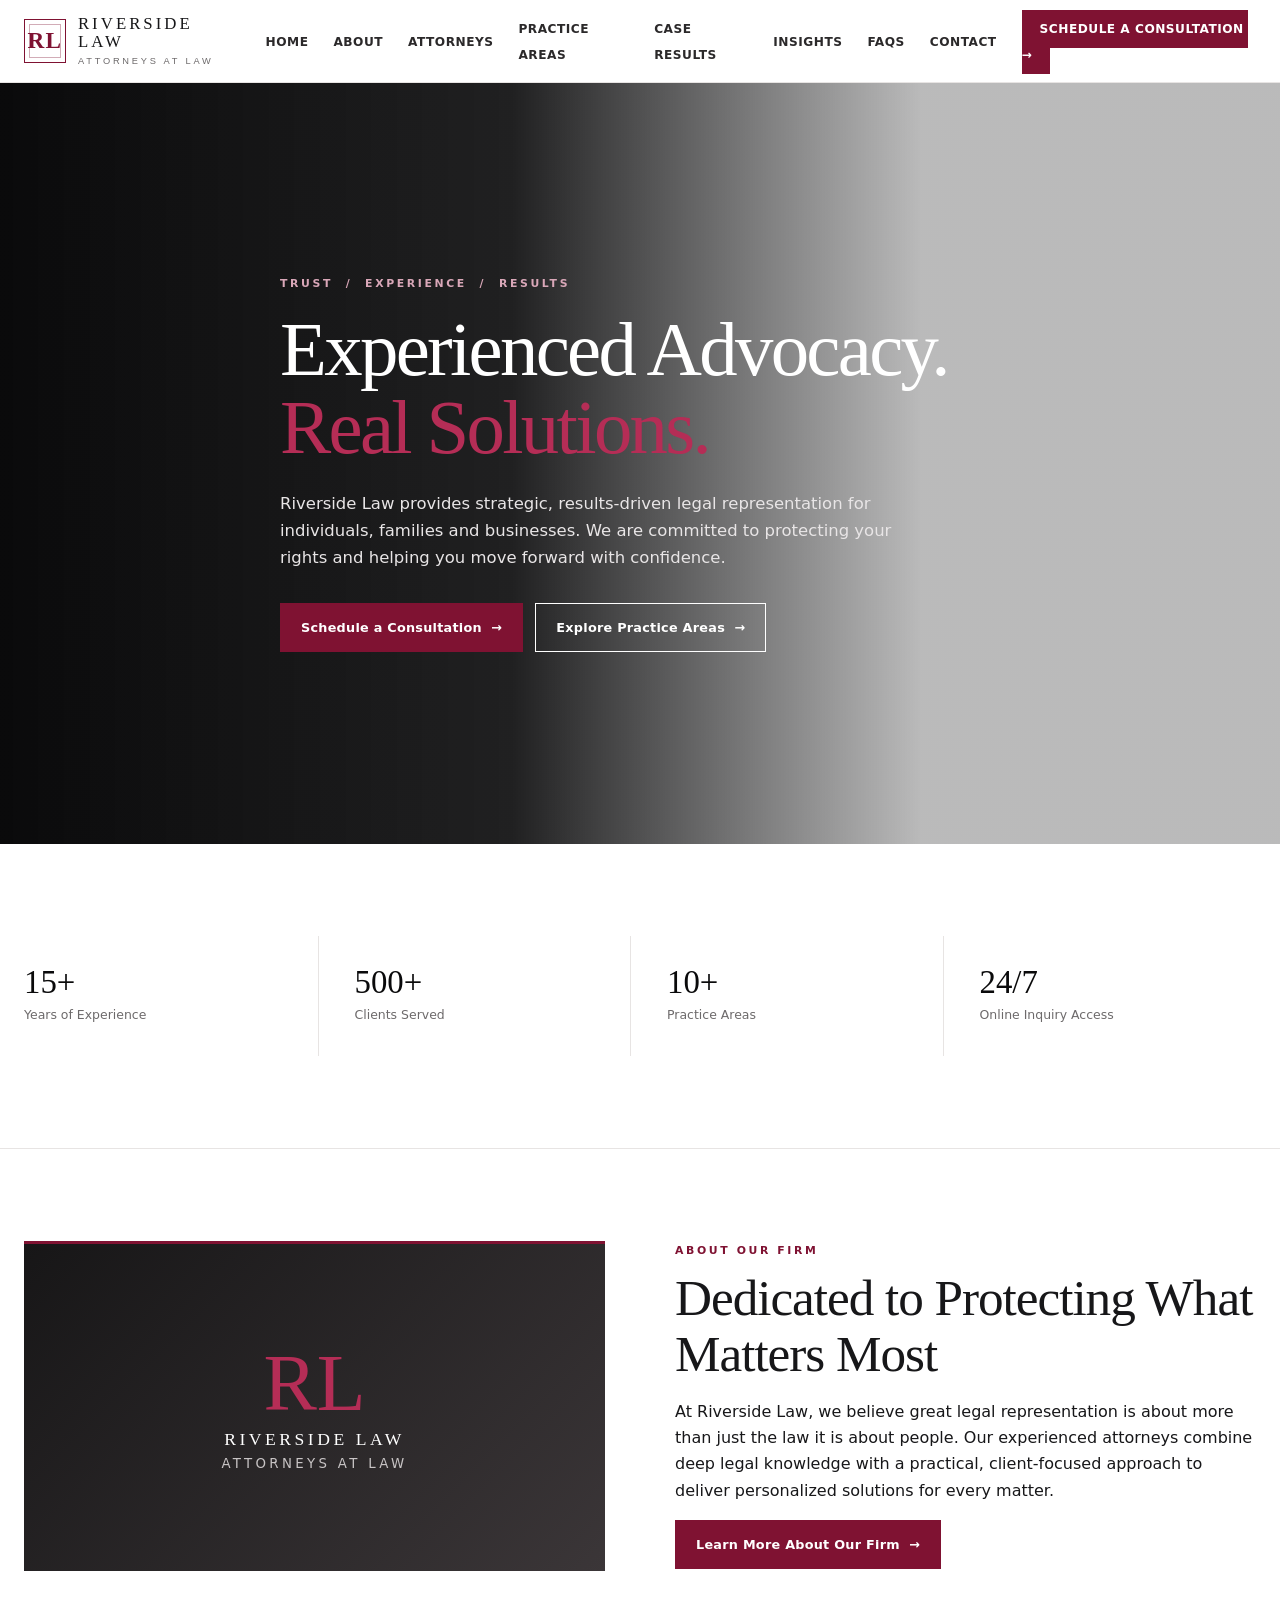
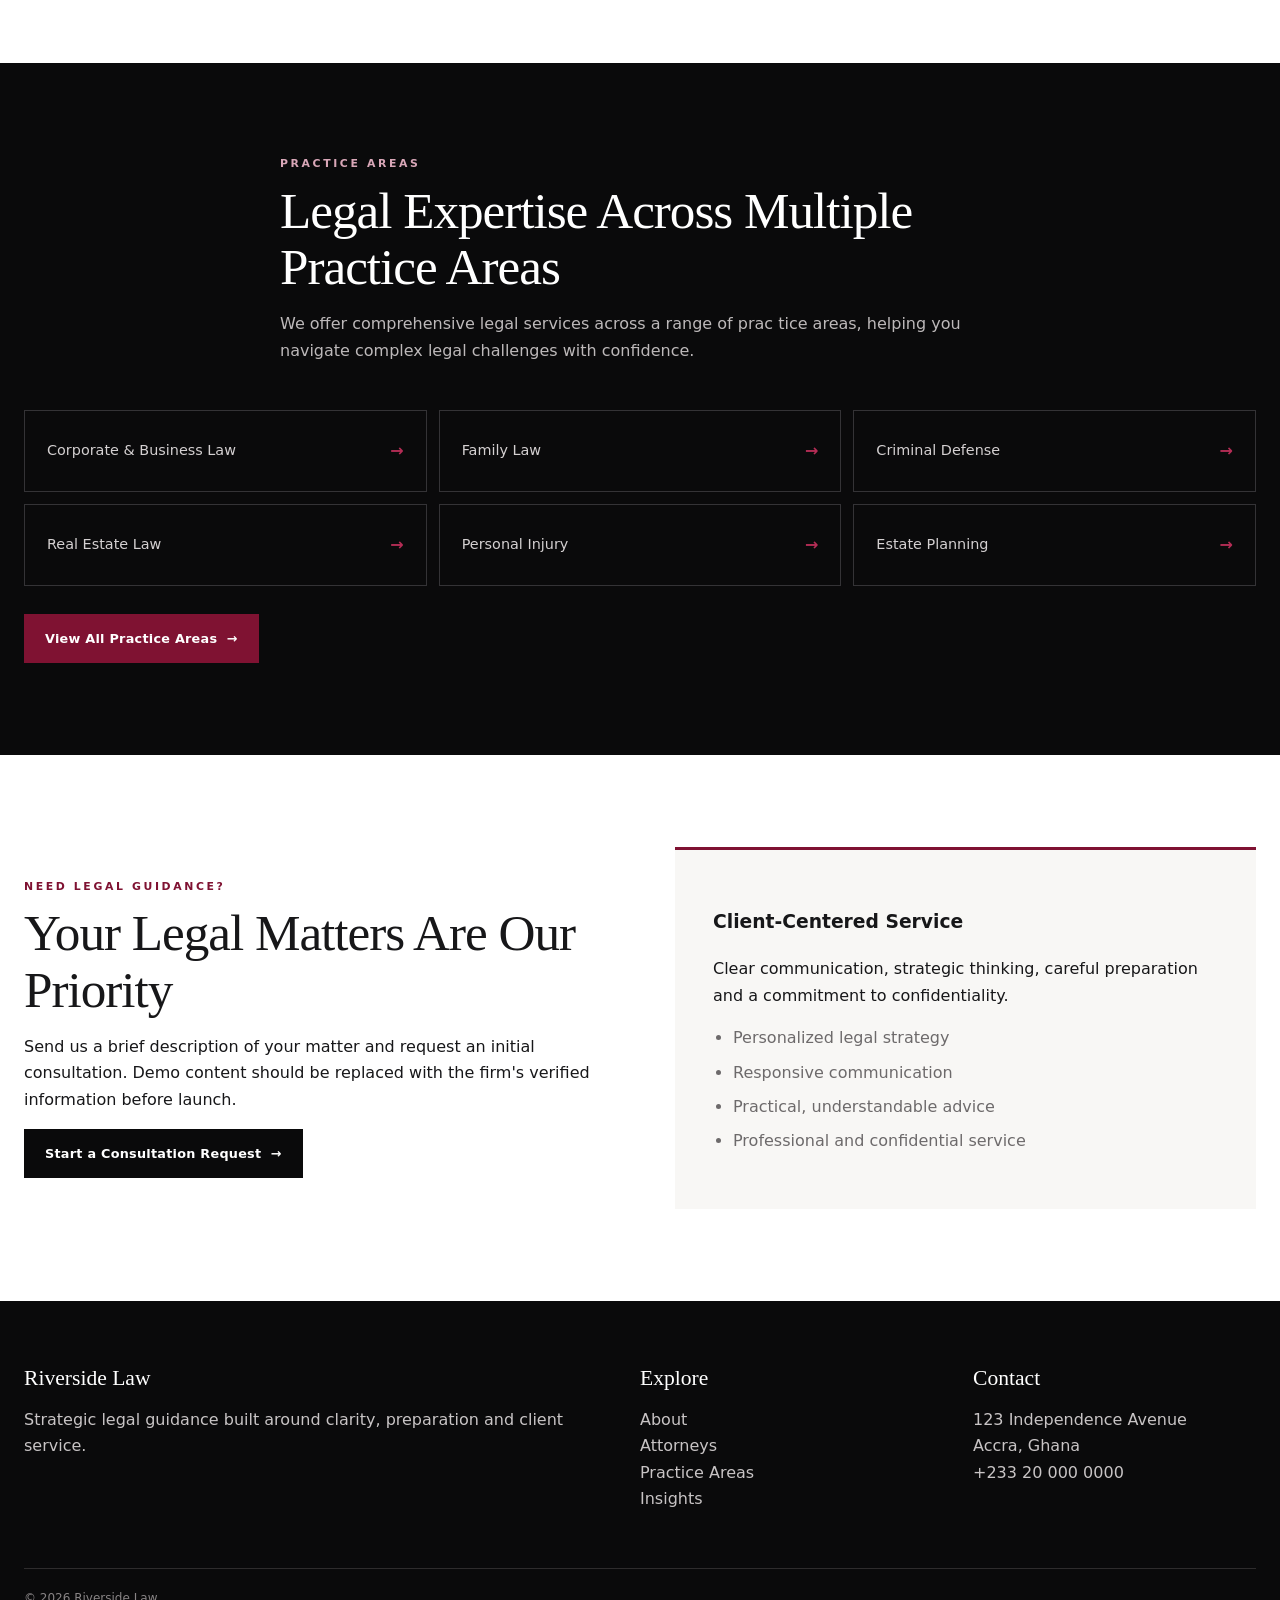
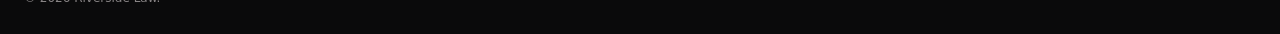
<file: index.html>
<!doctype html>
<html lang="en">
    <head><meta charset="utf-8">
        <meta name="viewport" content="width=device-width,initial-scale=1">
        <title>Experienced Advocacy. Real Solutions. | Riverside Law</title>
        <meta name="description" content="Riverside Law provides strategic legal representation for individuals, families and businesses. Demo website.">
        <link rel="stylesheet" href="style.css">
    </head>
   
    <body>
        <header>
            <div class="container nav">
                <a class="brand" href="index.html">
                    <span class="brand-mark">RL</span>
                    <span class="brand-copy">
                        <span class="brand-name">Riverside Law</span>
                        <span class="brand-sub">Attorneys at Law</span>
                    </span>
                </a>
                
                <button class="menu" aria-label="Menu">☰</button>
                
                <nav>
                    <ul>
                        <li><a href="index.html">Home</a></li>
                        <li><a href="about.html">About</a></li>
                        <li><a href="attorneys.html">Attorneys</a></li>
                        <li><a href="practice-areas.html">Practice Areas</a></li>
                        <li><a href="case-results.html">Case Results</a></li>
                        <li><a href="insights.html">Insights</a></li>
                        <li><a href="faqs.html">FAQs</a></li>
                        <li><a href="contact.html">Contact</a></li>
                        <li><a class="nav-cta" href="consultation.html">Schedule a Consultation&nbsp; →</a></li>
                    </ul>
                </nav>
            </div>
        </header>

        <main>
             <section class="hero">
                <div class="container hero-content">
                    <div class="eyebrow">
                        Trust &nbsp;/&nbsp; Experience &nbsp;/&nbsp; Results
                    </div>
                    <h1>
                        Experienced Advocacy.<br>
                        <span>Real Solutions.</span>
                    </h1>
                    <p>Riverside Law provides strategic, results-driven legal representation 
                        for individuals, families and businesses. We are committed to protecting 
                        your rights and helping you move forward with confidence.
                    </p>
                    <div class="buttons">
                        <a class="btn" href="consultation.html">
                            Schedule a Consultation&nbsp; →
                        </a>
                        <a class="btn outline" href="practice-areas.html">
                            Explore Practice Areas&nbsp; →
                        </a>
                    </div>
                </div>
            </section>


            <section class="stats">
                <div class="container grid">
                    <div class="stat">
                        <strong>
                            15+
                        </strong>
                        <small>
                            Years of Experience
                        </small>
                    </div>
                    <div class="stat">
                        <strong>
                            500+
                        </strong>
                        <small>
                            Clients Served
                        </small>
                    </div>
                    <div class="stat">
                        <strong>
                            10+
                        </strong>
                        <small>
                            Practice Areas
                        </small>
                    </div>
                    <div class="stat">
                        <strong>
                            24/7
                        </strong>
                        <small>
                            Online Inquiry Access
                        </small>
                    </div>
                </div>
            </section>



            <section>
                <div class="container split">
                    <div class="panel" style="min-height:330px;display:flex;align-items:center;justify-content:center;background:linear-gradient(135deg,#171617,#3b3638);color:#fff">
                        <div style="text-align:center">
                            <div style="font:400 5rem Georgia,serif;color:#b52d56">
                                RL
                            </div>
                            <div style="letter-spacing:.2em;font:400 1.1rem Georgia,serif">
                                RIVERSIDE LAW
                            </div>
                            <small style="letter-spacing:.25em;color:#c8c4c5">
                                ATTORNEYS AT LAW
                            </small>
                        
                        </div>
                    </div>
                    <div>
                        <div class="eyebrow">
                            About Our Firm
                        </div>
                        <h2>Dedicated to Protecting What Matters Most</h2>
                        <p>
                            At Riverside Law, we believe great legal representation is about more than just 
                            the law  it is about people. 
                            Our experienced attorneys combine deep legal knowledge with a practical, 
                            client-focused approach to deliver personalized solutions for every matter.
                        </p>
                        <a class="btn" href="about.html">
                            Learn More About Our Firm&nbsp; →
                        </a>
                    </div>
                </div>
            </section>


            <section class="dark-section">
                <div class="container">
                    <div class="section-head">
                        <div class="eyebrow">
                            Practice Areas
                        </div>
                        <h2>
                            Legal Expertise Across Multiple Practice Areas
                        </h2>
                        <p>
                            We offer comprehensive legal services across a range of prac
                            tice areas, helping you navigate complex legal challenges 
                            with confidence.
                        </p>
                    </div>
                    <div class="practice-grid">
                        <a class="practice-item" href="practice-areas.html">
                            <span>Corporate &amp; Business Law</span>
                            <b>→</b>
                        </a>
                        <a class="practice-item" href="practice-areas.html">
                            <span>
                                Family Law
                            </span>
                            <b>→</b>
                        </a>
                        <a class="practice-item" href="practice-areas.html">
                            <span>Criminal Defense</span>
                            <b>→</b>
                        </a>
                        <a class="practice-item" href="practice-areas.html">
                            <span>Real Estate Law</span>
                            <b>→</b>
                        </a>
                        <a class="practice-item" href="practice-areas.html">
                            <span>Personal Injury</span>
                            <b>→</b>
                        </a>
                        <a class="practice-item" href="practice-areas.html">
                            <span>Estate Planning</span><b>→</b>
                        </a>
                    </div>

                    <div style="margin-top:28px">
                        <a class="btn" href="practice-areas.html">
                            View All Practice Areas&nbsp; →
                        </a>
                    </div>
                </div>
            </section>



            <section>
                <div class="container split">
                    <div>
                        <div class="eyebrow">
                            Need Legal Guidance?
                        </div>
                        <h2>Your Legal Matters Are Our Priority</h2>
                        <p>
                            Send us a brief description of your matter and 
                            request an initial consultation. 
                            Demo content should be replaced with the firm's verified information before launch.
                        </p>
                        <a class="btn dark" href="consultation.html">
                            Start a Consultation Request&nbsp; →
                        </a>
                    </div>
                    <div class="panel">
                        <h3>Client-Centered Service</h3>
                        <p>Clear communication, strategic thinking, 
                            careful preparation and a
                             commitment to confidentiality.
                        </p>
                        <ul class="list">
                            <li>Personalized legal strategy</li>
                            <li>Responsive communication</li>
                            <li>Practical, understandable advice</li>
                            <li>Professional and confidential service</li>
                        </ul>
                    </div>
                </div>
            </section>


        </main>
        <footer>
            <div class="container footer-grid">
                <div>
                    <div class="footer-title">
                        Riverside Law
                    </div>
                    <p>Strategic legal guidance built around clarity, preparation and client service.</p>
                </div>
                <div>
                    <div class="footer-title">Explore</div>
                    <p>
                        <a href="about.html">About</a>
                        <br><a href="attorneys.html">Attorneys</a><br>
                        <a href="practice-areas.html">Practice Areas</a>
                        <br><a href="insights.html">Insights</a>
                    </p>
                </div>
                <div>
                    <div class="footer-title">Contact</div>
                    <p>123 Independence Avenue<br>Accra, Ghana<br>+233 20 000 0000</p>
                </div>
            </div>
            <div class="container copyright">
                © 2026 Riverside Law.
            </div>
        </footer>
        <script src="script.js"></script>
    </body>
    </html>
</file>
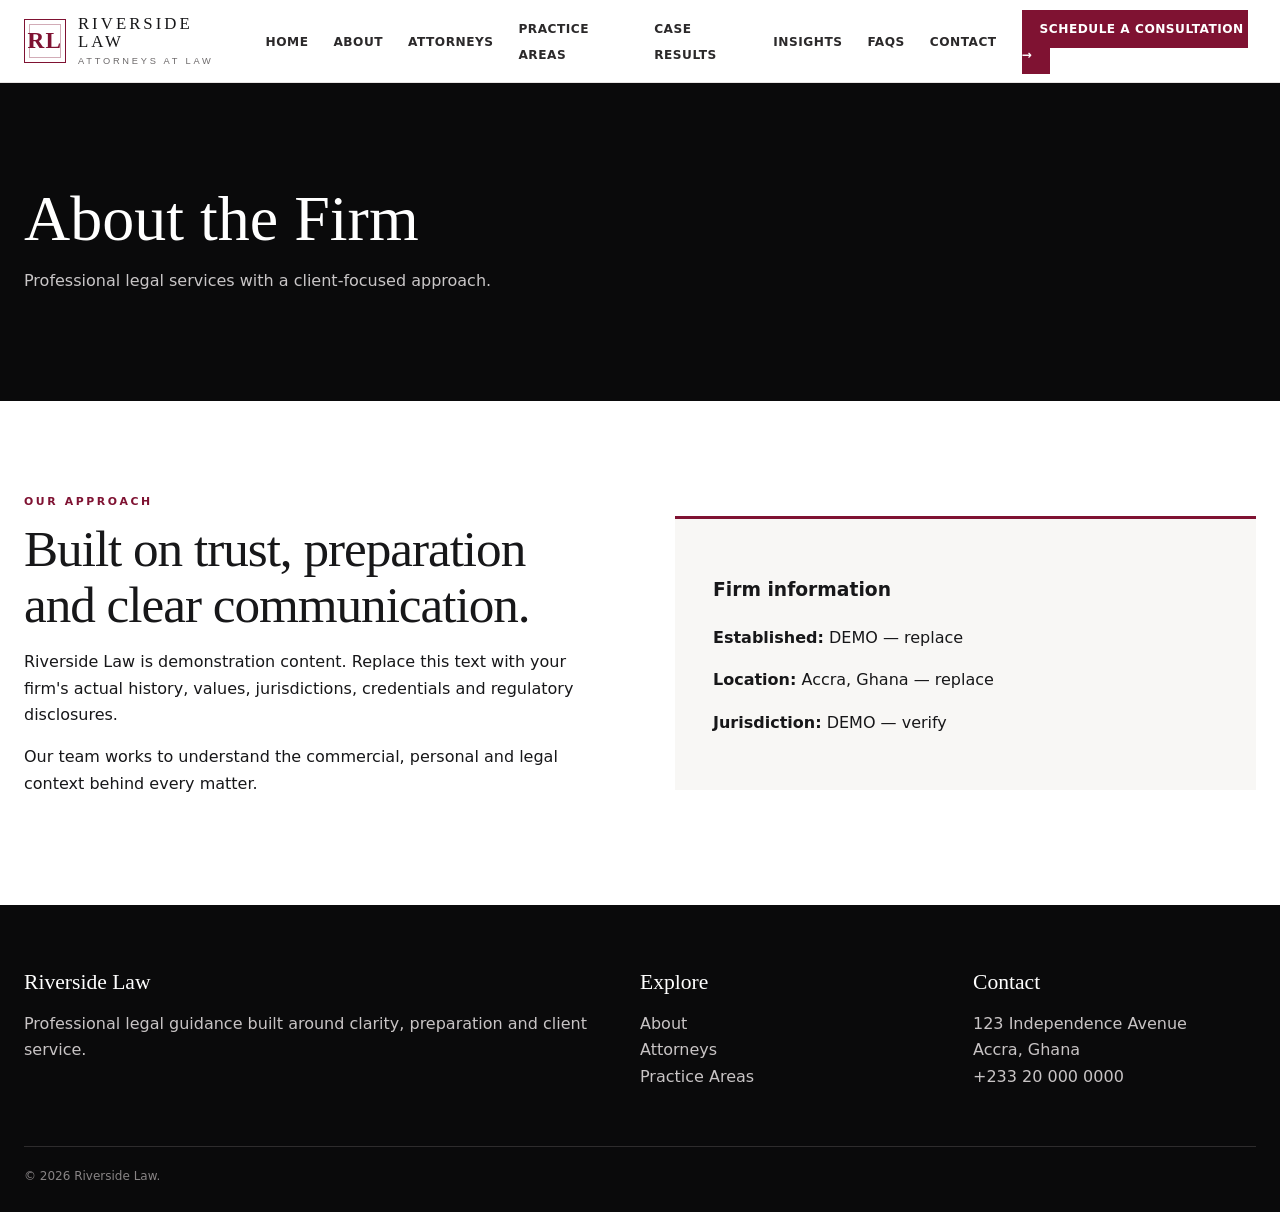
<file: about.html>
<!doctype html>
<html lang="en">
    <head>
        <meta charset="utf-8">
        <meta name="viewport" content="width=device-width,initial-scale=1">
        <title>About | Riverside Law</title>
        <meta name="description" content="Professional legal services and consultation. Demo website.">
        <link rel="stylesheet" href="style.css">
    </head>
    
    <body>
        <header>
            <div class="container nav">
                <a class="brand" href="index.html">
                    <span class="brand-mark">RL</span>
                    <span class="brand-copy">
                        <span class="brand-name">Riverside Law</span>
                        <span class="brand-sub">Attorneys at Law</span>
                    </span>
                </a>
                <button class="menu" aria-label="Menu">☰</button>
                <nav>
                    <ul>

                        <li>
                            <a href="index.html">Home</a>
                        </li>
                        <li>
                            <a href="about.html">About</a>
                        </li>
                        <li>
                            <a href="attorneys.html">Attorneys</a>
                        </li>
                        <li>
                            <a href="practice-areas.html">Practice Areas</a>
                        </li>
                        <li>
                            <a href="case-results.html">Case Results</a>
                        </li>
                        <li>
                            <a href="insights.html">Insights</a>
                        </li>
                        <li>
                            <a href="faqs.html">FAQs</a>
                        </li>
                        <li>
                            <a href="contact.html">Contact</a>
                        </li>
                        <li>
                            <a class="nav-cta" href="consultation.html">Schedule a Consultation&nbsp; →</a>
                        </li>

                    </ul>
                </nav>
            </div>
        </header>
        <main>
            <section class="page-hero">
                <div class="container">
                    <h1>About the Firm</h1>
                    <p>Professional legal services with a client-focused approach.</p>
                </div>
            </section>
            <section>
                <div class="container split">
                    <div>
                        <div class="eyebrow">Our approach</div>
                        <h2>Built on trust, preparation and clear communication.</h2>
                        <p>
                            Riverside Law is demonstration content. 
                            Replace this text with your firm's actual history, values, jurisdictions, credentials 
                            and regulatory disclosures.
                        </p>
                        <p>
                            Our team works to understand the commercial, 
                            personal and legal context behind every matter.
                        </p>
                    </div>
                    <div class="panel">
                        <h3>Firm information</h3>
                        <p><strong>Established:</strong> DEMO — replace</p>
                        <p><strong>Location:</strong> Accra, Ghana — replace</p>
                        <p><strong>Jurisdiction:</strong> DEMO — verify</p>
                    </div>
                </div>
            </section>
        </main>
        <footer>
            <div class="container footer-grid">
                <div>
                    <div class="footer-title">Riverside Law</div>
                    <p>Professional legal guidance built around clarity, preparation and client service.</p>
                </div>
                <div>
                    <div class="footer-title">Explore</div>
                    <p>
                        <a href="about.html">About</a>
                        <br><a href="attorneys.html">Attorneys</a>
                        <br><a href="practice-areas.html">Practice Areas</a>
                    </p>
                </div>
                <div>
                    <div class="footer-title">Contact</div>
                    <p>123 Independence Avenue<br>Accra, Ghana<br>+233 20 000 0000</p>
                </div>
            </div>
            <div class="container copyright">
                © 2026 Riverside Law.
            </div>
        </footer>
        <script src="script.js"></script>
    </body>
</html>
</file>
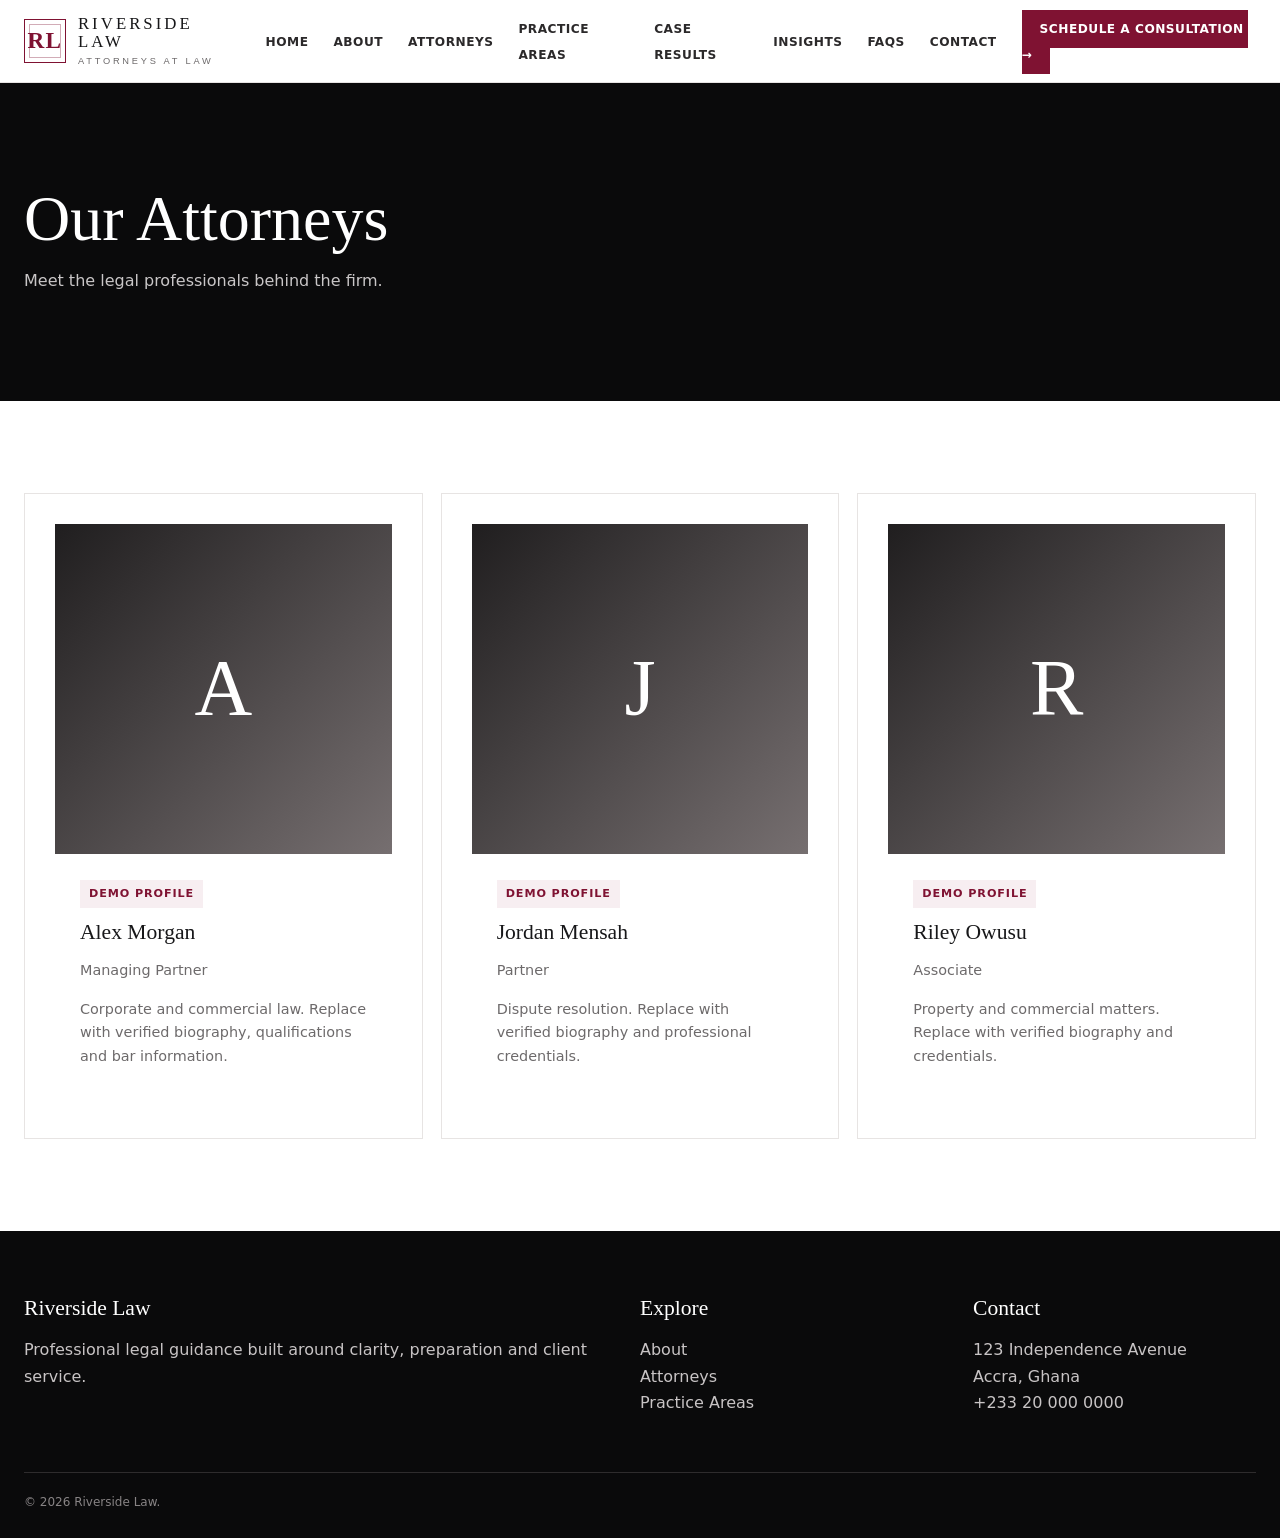
<file: attorneys.html>
<!doctype html>
<html lang="en">
    <head>
        <meta charset="utf-8">
        <meta name="viewport" content="width=device-width,initial-scale=1">
        <title>Attorneys | Riverside Law</title>
        <meta name="description" content="Professional legal services and consultation. Demo website.">
        <link rel="stylesheet" href="style.css">
    </head>
    
    <body>
        <header>
            <div class="container nav">
                <a class="brand" href="index.html">
                    <span class="brand-mark">RL</span>
                    <span class="brand-copy">
                        <span class="brand-name">Riverside Law</span>
                        <span class="brand-sub">Attorneys at Law</span>
                    </span>
                </a>
                <button class="menu" aria-label="Menu">☰</button>
                <nav>
                    <ul>

                        <li><a href="index.html">Home</a></li>
                        <li><a href="about.html">About</a></li>
                        <li><a href="attorneys.html">Attorneys</a></li>
                        <li><a href="practice-areas.html">Practice Areas</a></li>
                        <li><a href="case-results.html">Case Results</a></li>
                        <li><a href="insights.html">Insights</a></li>
                        <li><a href="faqs.html">FAQs</a></li>
                        <li><a href="contact.html">Contact</a></li>
                        <li><a class="nav-cta" href="consultation.html">Schedule a Consultation&nbsp; →</a></li>


                    </ul>
                </nav>
            </div>
        </header>
        <main>
            <section class="page-hero">
                <div class="container">
                    <h1>Our Attorneys</h1>
                    <p>Meet the legal professionals behind the firm.</p>
                </div>
            </section>
            <section>
                <div class="container grid">

                    <div class="card attorney">
                        <div class="photo">A</div>
                        <div class="attorney-body">
                            <span class="tag">DEMO PROFILE</span>
                            <h3>Alex Morgan</h3>
                            <p class="muted">Managing Partner</p>
                            <p>Corporate and commercial law. Replace with verified 
                                biography, qualifications 
                                and bar information.
                            </p>
                        </div>
                    </div>


                    <div class="card attorney">
                        <div class="photo">J</div>
                        <div class="attorney-body">
                            <span class="tag">DEMO PROFILE</span>
                            <h3>Jordan Mensah</h3>
                            <p class="muted">Partner</p>
                            <p>Dispute resolution. Replace with verified 
                                biography and professional credentials.
                            </p>
                        </div>
                    </div>

                    <div class="card attorney">
                        <div class="photo">R</div>
                        <div class="attorney-body">
                            <span class="tag">DEMO PROFILE</span>
                            <h3>Riley Owusu</h3>
                            <p class="muted">Associate</p>
                            <p>Property and commercial matters. 
                                Replace with verified biography and credentials.
                            </p>
                        </div>
                    </div>

                </div>
            </section>
        </main>
        <footer>
            <div class="container footer-grid">
                <div>
                    <div class="footer-title">Riverside Law</div>
                    <p>Professional legal guidance built around clarity, 
                        preparation and client service.
                    </p>
                </div>
                <div>
                    <div class="footer-title">Explore</div>
                    <p><a href="about.html">About</a>
                        <br><a href="attorneys.html">Attorneys</a><br>
                        <a href="practice-areas.html">Practice Areas</a>
                    </p>
                </div>
                <div>
                    <div class="footer-title">Contact</div>
                    <p>123 Independence Avenue<br>Accra, Ghana<br>+233 20 000 0000</p>
                </div>
            </div>
            <div class="container copyright">
                © 2026 Riverside Law.
            </div>
        </footer>
        <script src="script.js"></script>
    </body>
    </html>
</file>
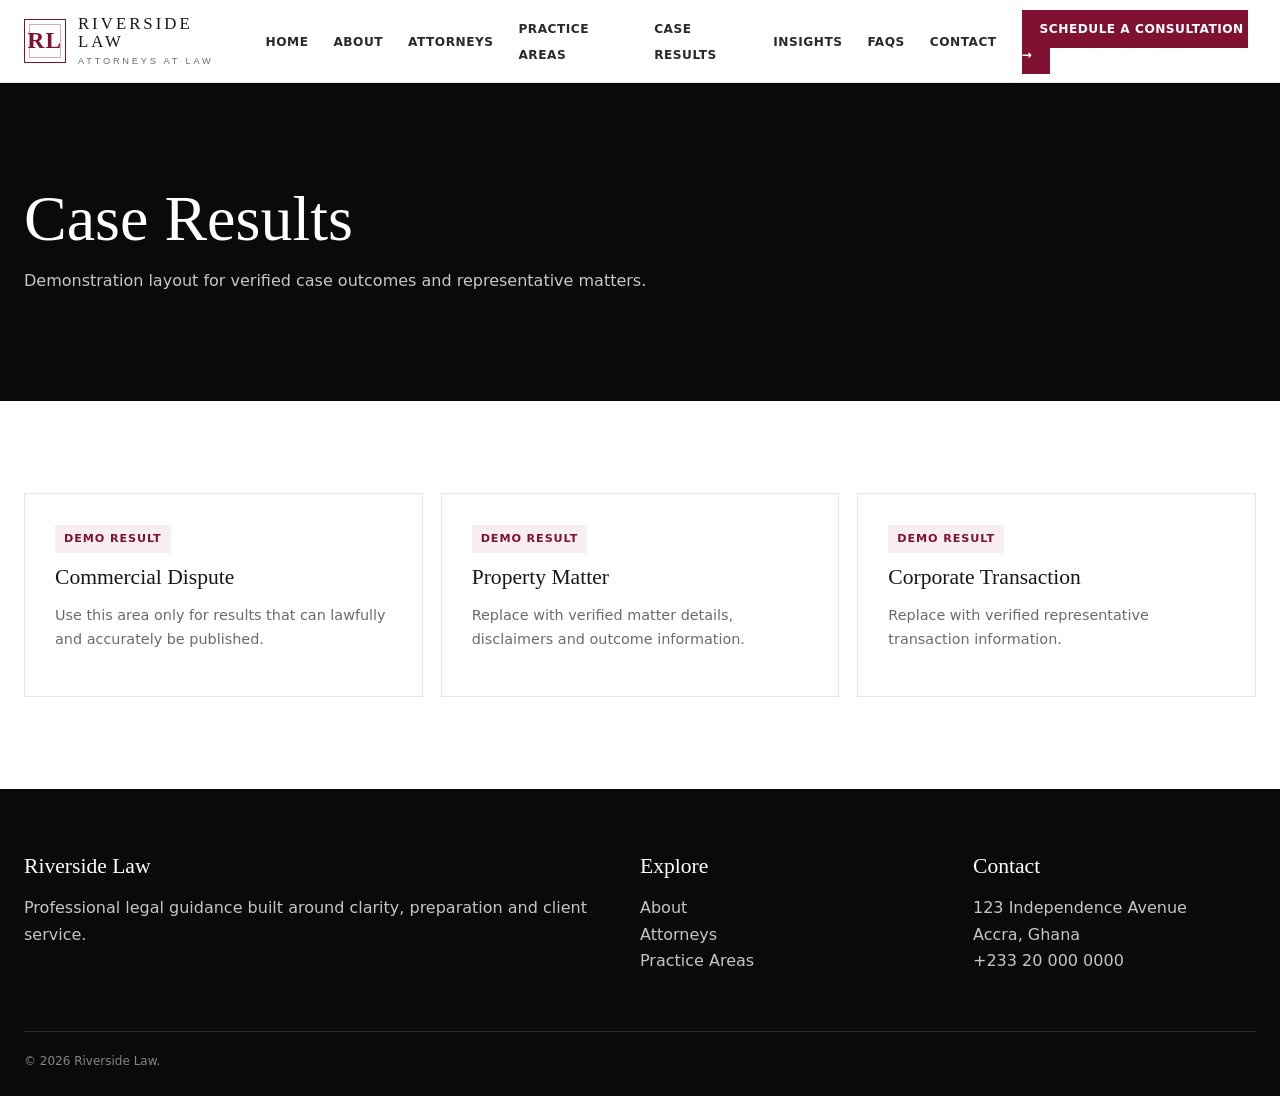
<file: case-results.html>
<!doctype html>
<html lang="en">
    <head>
        <meta charset="utf-8">
        <meta name="viewport" content="width=device-width,initial-scale=1">
        <title>Case Results | Riverside Law</title>
        <meta name="description" content="Professional legal services and consultation. Demo website.">
        <link rel="stylesheet" href="style.css">
    </head>
    
    <body>
        <header>
            <div class="container nav">
                <a class="brand" href="index.html">
                    <span class="brand-mark">RL</span>
                    <span class="brand-copy">
                        <span class="brand-name">Riverside Law</span>
                        <span class="brand-sub">Attorneys at Law</span>
                    </span>
                </a>
                <button class="menu" aria-label="Menu">☰</button>
                <nav>
                    <ul>

                        <li><a href="index.html">Home</a></li>
                        <li><a href="about.html">About</a></li>
                        <li><a href="attorneys.html">Attorneys</a></li>
                        <li><a href="practice-areas.html">Practice Areas</a></li>
                        <li><a href="case-results.html">Case Results</a></li>
                        <li><a href="insights.html">Insights</a></li>
                        <li><a href="faqs.html">FAQs</a></li>
                        <li><a href="contact.html">Contact</a></li>
                        <li><a class="nav-cta" href="consultation.html">Schedule a Consultation&nbsp; →</a></li>


                    </ul>
                </nav>
            </div>
        </header>
        <main>
            <section class="page-hero">
                <div class="container">
                    <h1>Case Results</h1>
                    <p>Demonstration layout for verified case outcomes and representative matters.</p>
                </div>
            </section>
            <section>
                <div class="container grid">

                    <div class="card">
                        <span class="tag">DEMO RESULT</span>
                        <h3>Commercial Dispute</h3>
                        <p>Use this area only for results that can lawfully and accurately be published.</p>
                    </div>

                    <div class="card"><span class="tag">DEMO RESULT</span>
                        <h3>Property Matter</h3>
                        <p>Replace with verified matter details, disclaimers and outcome information.</p>
                    </div>

                    <div class="card">
                        <span class="tag">DEMO RESULT</span>
                        <h3>Corporate Transaction</h3>
                        <p>Replace with verified representative transaction information.</p>
                    </div>

                </div>
            </section>
        </main>
        <footer>
            <div class="container footer-grid">
                <div>
                    <div class="footer-title">Riverside Law</div>
                    <p>Professional legal guidance built around clarity, preparation and client service.</p>
                </div>
                <div>
                    <div class="footer-title">Explore</div>
                    <p><a href="about.html">About</a><br><a href="attorneys.html">Attorneys</a>
                        <br><a href="practice-areas.html">Practice Areas</a>
                    </p>
                </div>
                <div>
                    <div class="footer-title">Contact</div>
                    <p>123 Independence Avenue<br>Accra, Ghana<br>+233 20 000 0000</p>
                </div>
            </div>
            <div class="container copyright">
                © 2026 Riverside Law.</div>
            </footer>
            <script src="script.js"></script>
        </body>
        </html>
</file>
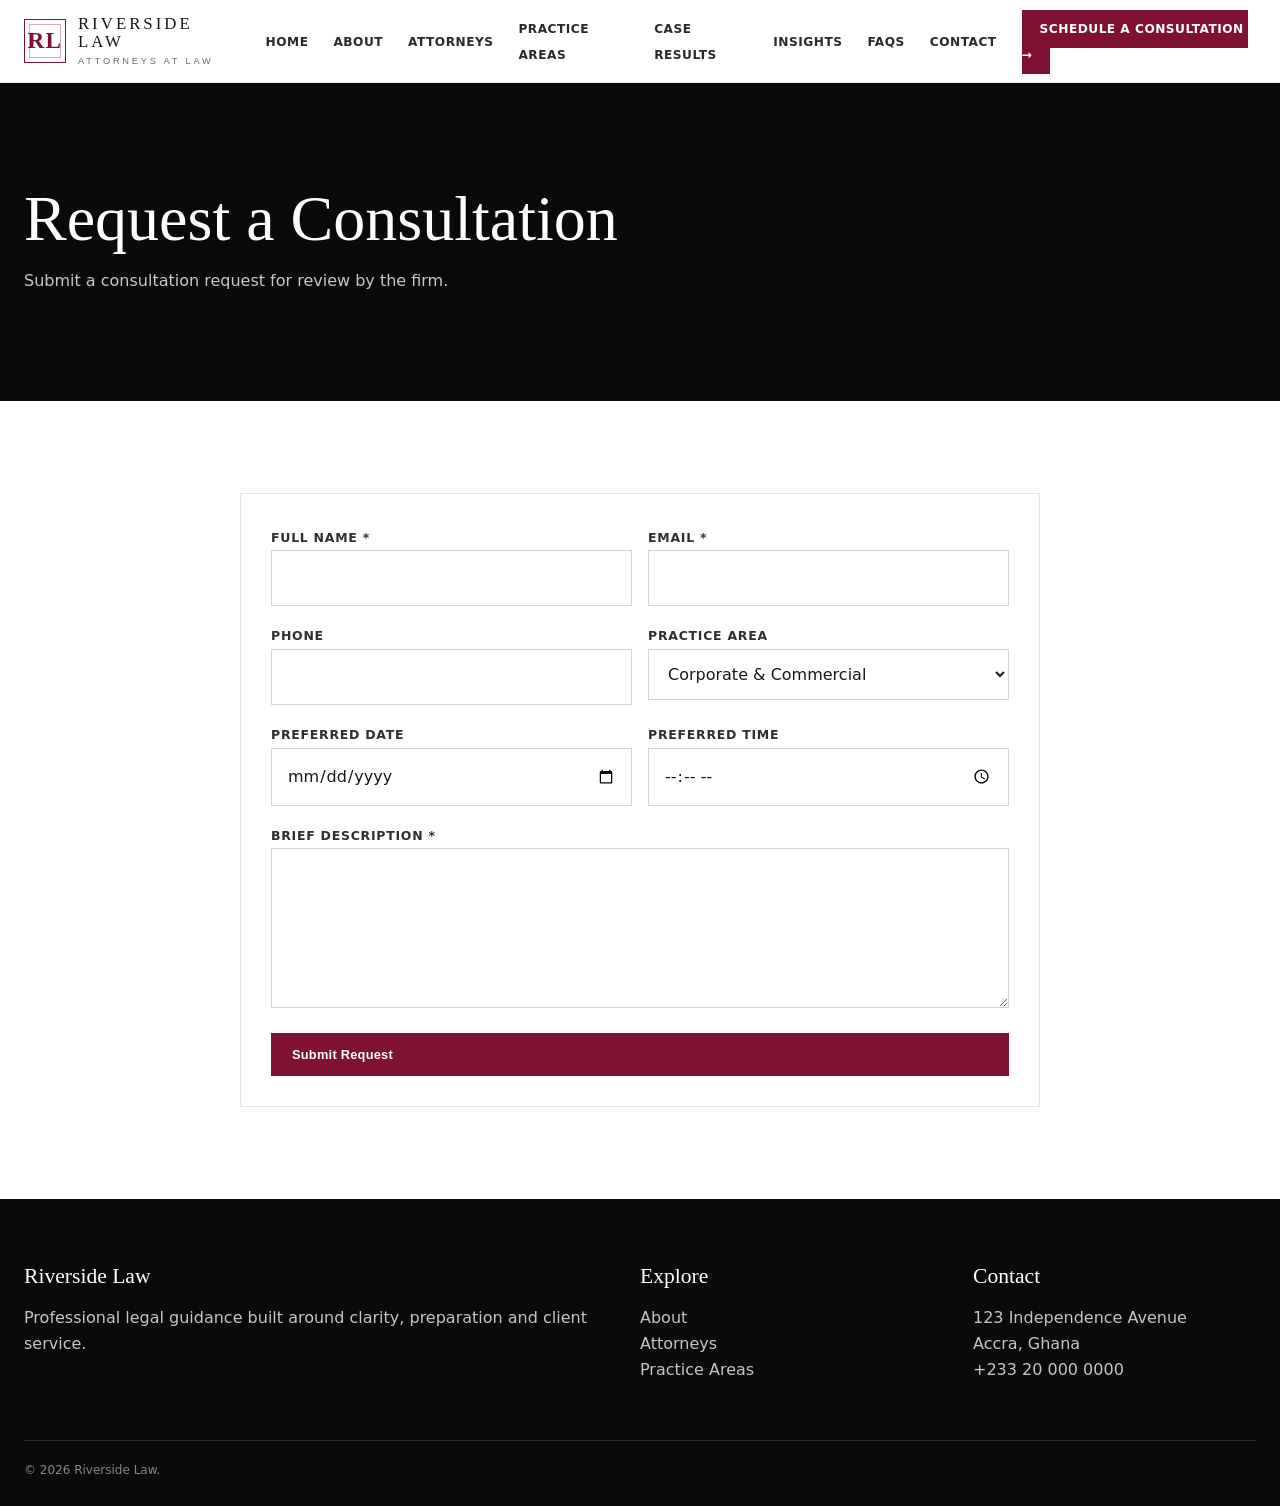
<file: consultation.html>
<!doctype html>
<html lang="en">
    <head>
        <meta charset="utf-8">
        <meta name="viewport" content="width=device-width,initial-scale=1">
        <title>Consultation | Riverside Law</title>
        <meta name="description" content="Professional legal services and consultation. Demo website.">
        <link rel="stylesheet" href="style.css">
    </head>
    <body>
        <header>
            <div class="container nav">
                <a class="brand" href="index.html">
                    <span class="brand-mark">RL</span>
                    <span class="brand-copy">
                        <span class="brand-name">Riverside Law</span>
                        <span class="brand-sub">Attorneys at Law</span>
                    </span>
                </a>
                <button class="menu" aria-label="Menu">☰</button>
                <nav>
                    <ul>

                        <li><a href="index.html">Home</a></li>
                        <li><a href="about.html">About</a></li>
                        <li><a href="attorneys.html">Attorneys</a></li>
                        <li><a href="practice-areas.html">Practice Areas</a></li>
                        <li><a href="case-results.html">Case Results</a></li>
                        <li><a href="insights.html">Insights</a></li>
                        <li><a href="faqs.html">FAQs</a></li>
                        <li><a href="contact.html">Contact</a></li>
                        <li><a class="nav-cta" href="consultation.html">Schedule a Consultation&nbsp; →</a></li>
                    </ul>
                </nav>
            </div>
        </header>
        <main>
            <section class="page-hero">
                <div class="container">
                    <h1>Request a Consultation</h1>
                    <p>Submit a consultation request 
                        for review by the firm.
                    </p>
                </div>
            </section>
            <section>
                <div class="container" style="max-width:800px">
                    <div class="card">
                        <form action="php/consultation.php" method="post" data-validate>
                            <div class="form-grid">
                                <div>
                                    <label>Full Name *</label>
                                    <input name="name" required>
                                </div>
                                <div>
                                    <label>Email *</label>
                                    <input type="email" name="email" required>
                                </div>
                            </div>
                            <div class="form-grid">
                                <div>
                                    <label>Phone</label>
                                    <input name="phone">
                                </div>
                                <div>
                                    <label>Practice Area</label>
                                    <select name="practice_area">
                                        <option>Corporate & Commercial</option>
                                        <option>Dispute Resolution</option>
                                        <option>Real Estate</option>
                                        <option>Employment</option>
                                        <option>Other</option>
                                    </select>
                                </div>
                            </div>
                            <div class="form-grid">
                                <div>
                                    <label>Preferred Date</label>
                                    <input type="date" name="date">
                                </div>
                                <div>
                                    <label>Preferred Time</label>
                                    <input type="time" name="time"></div>
                                </div>
                                <div>
                                    <label>Brief Description *</label>
                                    <textarea name="message" required></textarea>
                                </div>
                                <button class="btn" type="submit">Submit Request</button>
                            </form>
                        </div>
                    </div>
                </section>
            </main>
            <footer>
                <div class="container footer-grid">
                    <div>
                        <div class="footer-title">Riverside Law</div>
                        <p>Professional legal guidance built around clarity, 
                            preparation and client service.
                        </p>
                    </div>
                    <div>
                        <div class="footer-title">Explore</div>
                        <p><a href="about.html">About</a><br><a href="attorneys.html">Attorneys</a><br><a href="practice-areas.html">Practice Areas</a></p>
                    </div>
                    <div>
                        <div class="footer-title">Contact</div>
                        <p>123 Independence Avenue<br>Accra, Ghana<br>+233 20 000 0000</p>
                    </div>
                </div>
                <div class="container copyright">
                    © 2026 Riverside Law.
                </div>
            </footer>
            <script src="script.js"></script>
    </body>
    </html>
</file>
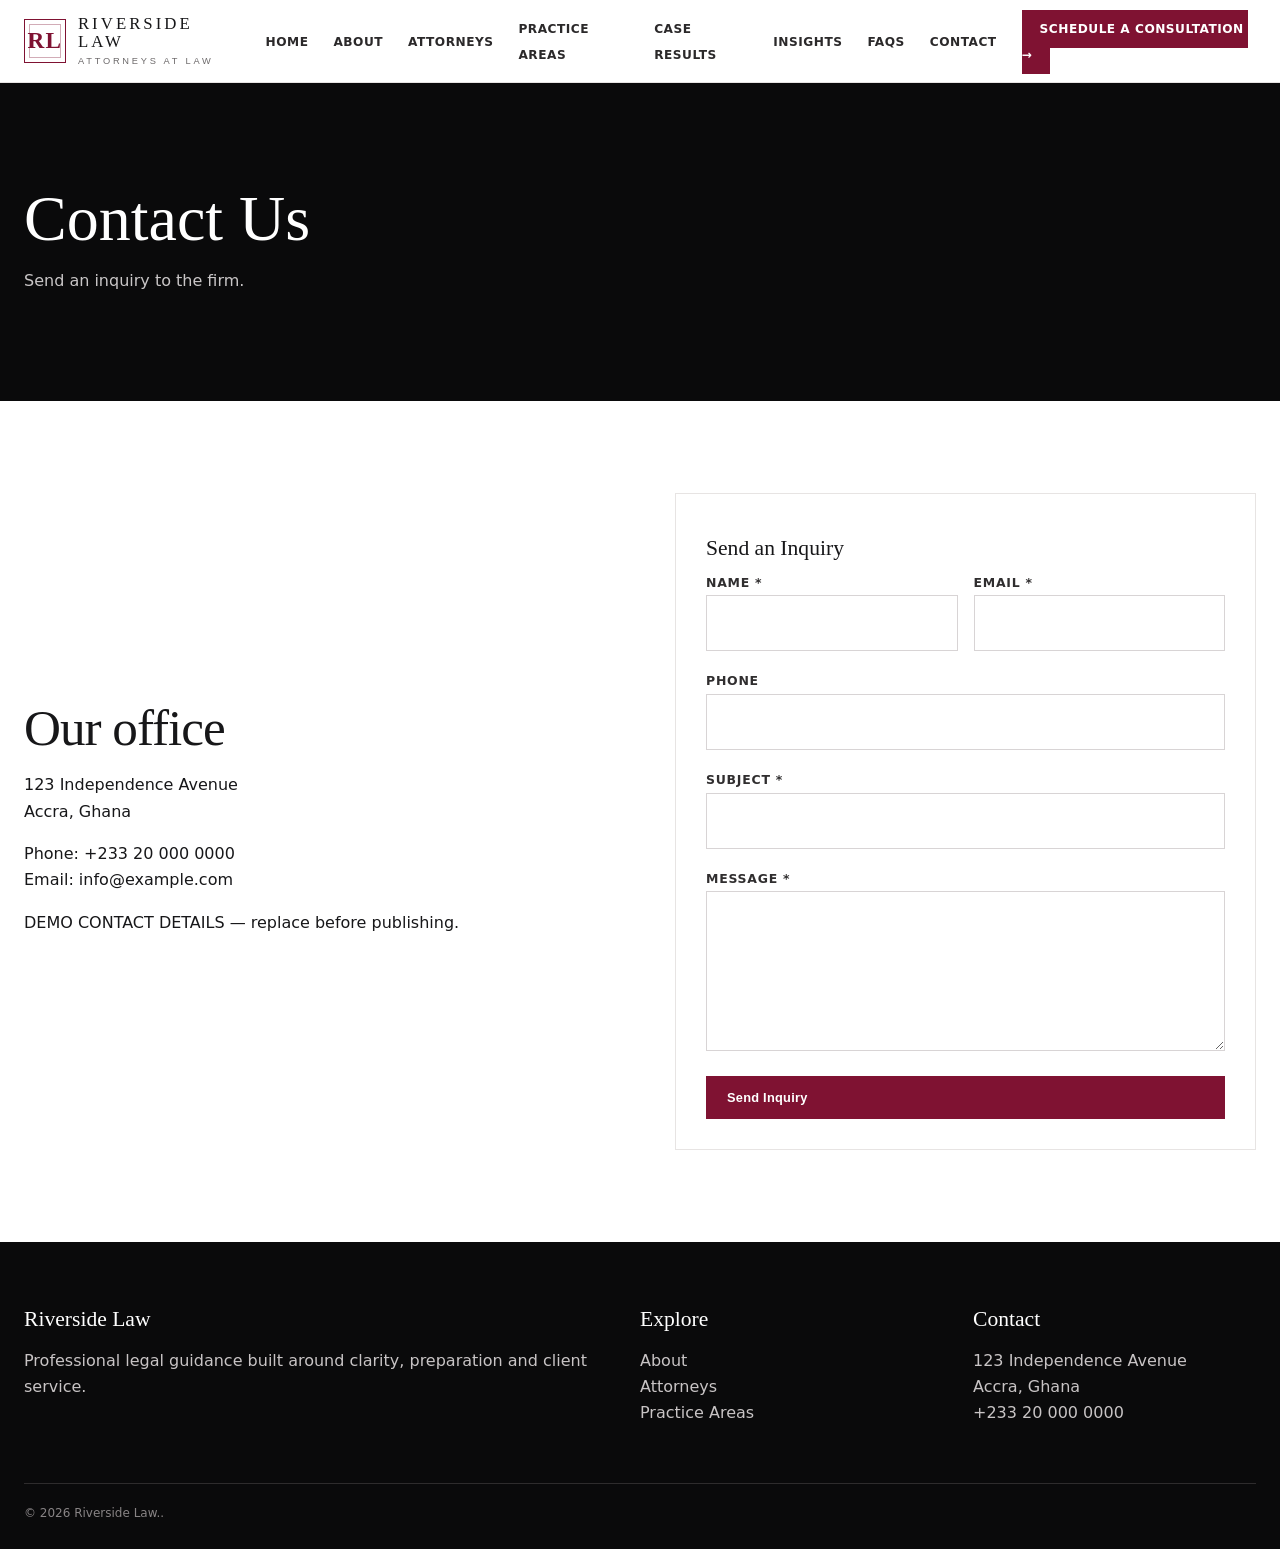
<file: contact.html>
<!doctype html>
<html lang="en">
    <head><meta charset="utf-8">
        <meta name="viewport" content="width=device-width,initial-scale=1">
        <title>Contact | Riverside Law</title>
        <meta name="description" content="Professional legal services and consultation. Demo website.">
        <link rel="stylesheet" href="style.css">
    </head>
    
    <body>
        <header>
            <div class="container nav">
                <a class="brand" href="index.html">
                    <span class="brand-mark">RL</span>
                    <span class="brand-copy">
                        <span class="brand-name">Riverside Law</span>
                        <span class="brand-sub">Attorneys at Law</span>
                    </span>
                </a>
                <button class="menu" aria-label="Menu">☰</button>
                <nav>
                    <ul>

                        <li><a href="index.html">Home</a></li>
                        <li><a href="about.html">About</a></li>
                        <li><a href="attorneys.html">Attorneys</a></li>
                        <li><a href="practice-areas.html">Practice Areas</a></li>
                        <li><a href="case-results.html">Case Results</a></li>
                        <li><a href="insights.html">Insights</a></li>
                        <li><a href="faqs.html">FAQs</a></li>
                        <li><a href="contact.html">Contact</a></li>
                        <li><a class="nav-cta" href="consultation.html">Schedule a Consultation&nbsp; →</a></li>

                    </ul>
                </nav>
            </div>
        </header>
        <main>
            <section class="page-hero">
                <div class="container">
                    <h1>Contact Us</h1>
                    <p>Send an inquiry to the firm.</p>
                </div>
            </section>
            <section>
                <div class="container split"><div>
                    <h2>Our office</h2>
                    <p>123 Independence Avenue<br>Accra, Ghana</p>
                    <p>Phone: +233 20 000 0000<br>Email: info@example.com</p>
                    <p class="muted">DEMO CONTACT DETAILS — replace before publishing.</p>
                </div>
                <div class="card">
                    <h3>Send an Inquiry</h3>
                    <form action="php/contact.php" method="post" data-validate>
                        <div class="form-grid"><div>
                            <label>Name *</label>
                            <input name="name" required>
                        </div>
                        <div>
                            <label>Email *</label>
                            <input type="email" name="email" required>
                        </div>
                    </div>
                    <div>
                        <label>Phone</label>
                        <input name="phone">
                    </div>
                    
                    <div>
                        <label>Subject *</label>
                        <input name="subject" required>
                    </div>
                    <div>
                        <label>Message *</label>
                        <textarea name="message" required></textarea>
                    </div>
                    <button class="btn" type="submit">Send Inquiry</button>
                </form>
            </div>
        </div>
    </section>
</main>
<footer>
    <div class="container footer-grid">
        <div>
            <div class="footer-title">Riverside Law</div>
            <p>Professional legal guidance built around clarity, preparation and client service.</p>
        </div>
        <div>
            <div class="footer-title">Explore</div>
            <p>
                <a href="about.html">About</a>
                <br><a href="attorneys.html">Attorneys</a>
                <br><a href="practice-areas.html">Practice Areas</a>
            </p>
        </div>
        <div>
            <div class="footer-title">Contact</div>
            <p>123 Independence Avenue<br>Accra, Ghana<br>+233 20 000 0000</p>
        </div>
    </div>
    <div class="container copyright">
        © 2026 Riverside Law..
    </div>
</footer>
<script src="script.js"></script>
</body>
</html>
</file>
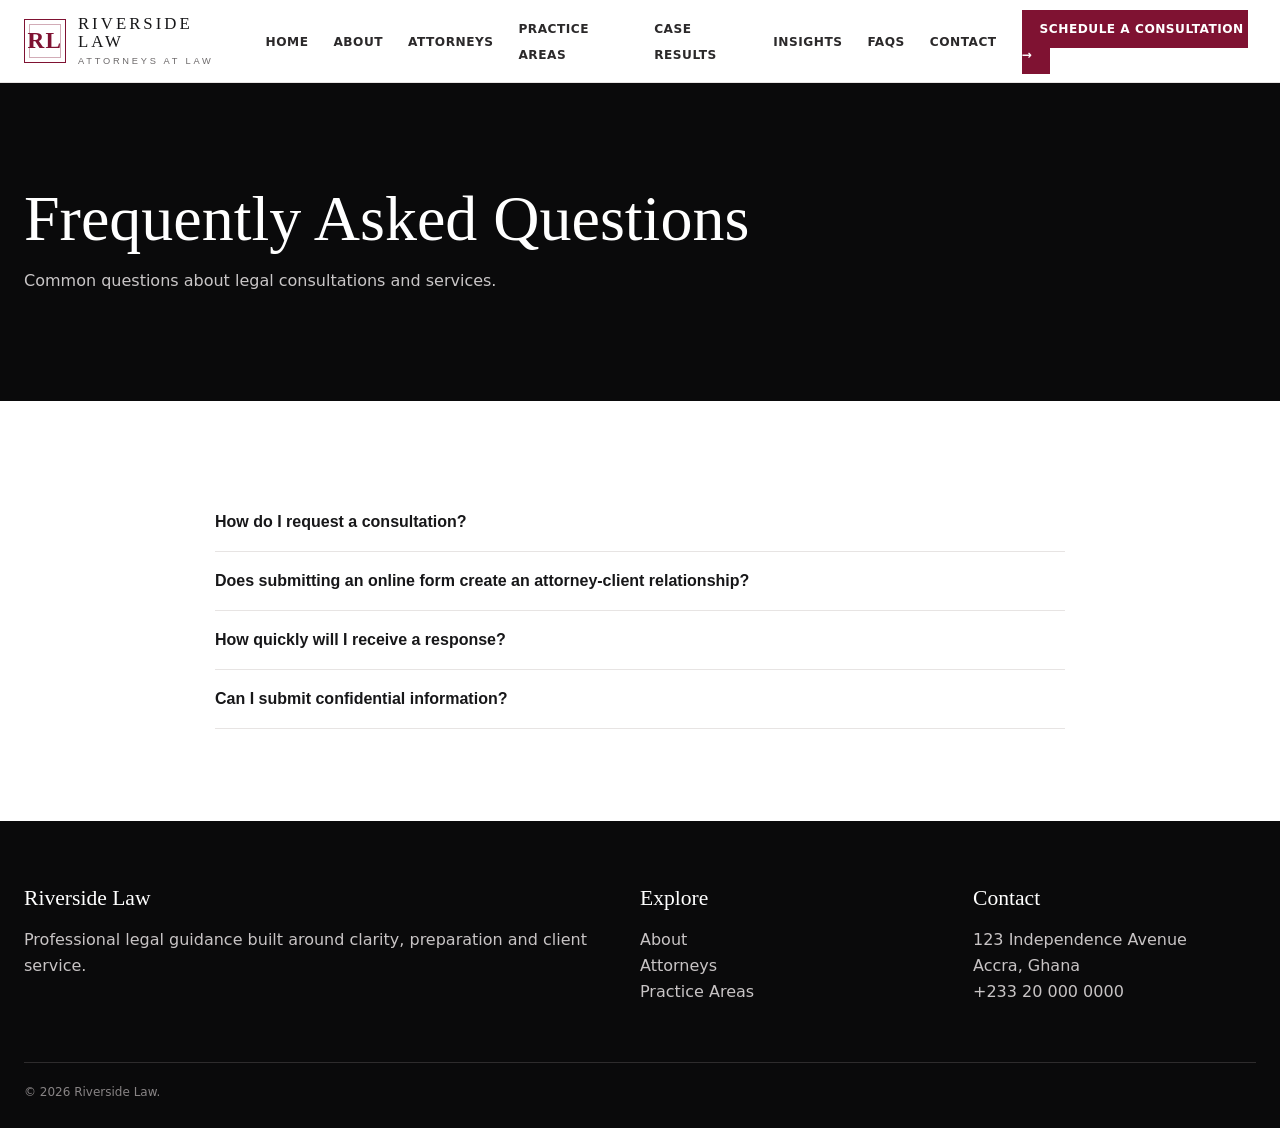
<file: faqs.html>
<!doctype html>
<html lang="en">
    <head>
        <meta charset="utf-8">
        <meta name="viewport" content="width=device-width,initial-scale=1">
        <title>FAQs | Riverside Law</title>
        <meta name="description" content="Professional legal services and consultation. Demo website.">
        <link rel="stylesheet" href="style.css">
    </head>
    <body>
        <header>
            <div class="container nav">
                <a class="brand" href="index.html">
                    <span class="brand-mark">RL</span>
                    <span class="brand-copy">
                        <span class="brand-name">Riverside Law</span>
                        <span class="brand-sub">Attorneys at Law</span>
                    </span>
                </a>
                <button class="menu" aria-label="Menu">☰</button>
                <nav>
                    <ul>

                        <li><a href="index.html">Home</a></li>
                        <li><a href="about.html">About</a></li>
                        <li><a href="attorneys.html">Attorneys</a></li>
                        <li><a href="practice-areas.html">Practice Areas</a></li>
                        <li><a href="case-results.html">Case Results</a></li>
                        <li><a href="insights.html">Insights</a></li>
                        <li><a href="faqs.html">FAQs</a></li>
                        <li><a href="contact.html">Contact</a></li>
                        <li><a class="nav-cta" href="consultation.html">Schedule a Consultation&nbsp; →</a></li>

                    </ul>
                </nav>
            </div>
        </header>
        <main>
            <section class="page-hero">
                <div class="container">
                    <h1>Frequently Asked Questions</h1>
                    <p>Common questions about legal consultations and services.</p>
                </div>
            </section>
            <section>
                <div class="container" style="max-width:850px">

                    <div class="faq"><button>How do I request a consultation?</button>
                        <p>Use the consultation form and provide enough 
                            information for the firm to understand the nature of your request.</p>
                        </div>

                        <div class="faq">
                            <button>
                                Does submitting an online form create an attorney-client relationship?
                            </button>
                            <p>No. Replace this demo wording with your firm's approved legal disclaimer.</p>
                        </div>

                        <div class="faq">
                            <button>How quickly will I receive a response?</button>
                            <p>Replace this demo answer with your actual response policy and business hours.</p>
                        </div>

                        <div class="faq">
                            <button>Can I submit confidential information?</button>
                            <p>
                                Do not submit sensitive or confidential information until the firm's 
                                engagement and secure-communication procedures are confirmed.
                            </p>
                        </div>

                    </div>
                </section>
            </main>
            <footer>
                <div class="container footer-grid">
                    <div>
                        <div class="footer-title">Riverside Law</div>
                        <p>Professional legal guidance built around clarity, preparation and client service.</p>
                    </div>
                    <div>
                        <div class="footer-title">Explore</div>
                        <p>
                            <a href="about.html">About</a><br><a href="attorneys.html">Attorneys</a><br><a href="practice-areas.html">Practice Areas</a>
                        </p>
                    </div>
                    <div>
                        <div class="footer-title">Contact</div>
                        <p>123 Independence Avenue<br>Accra, Ghana<br>+233 20 000 0000</p>
                    </div>
                </div>
                <div class="container copyright">
                    © 2026 Riverside Law. 
                </div>
            </footer>
            <script src="script.js"></script>
        </body>
        </html>
</file>
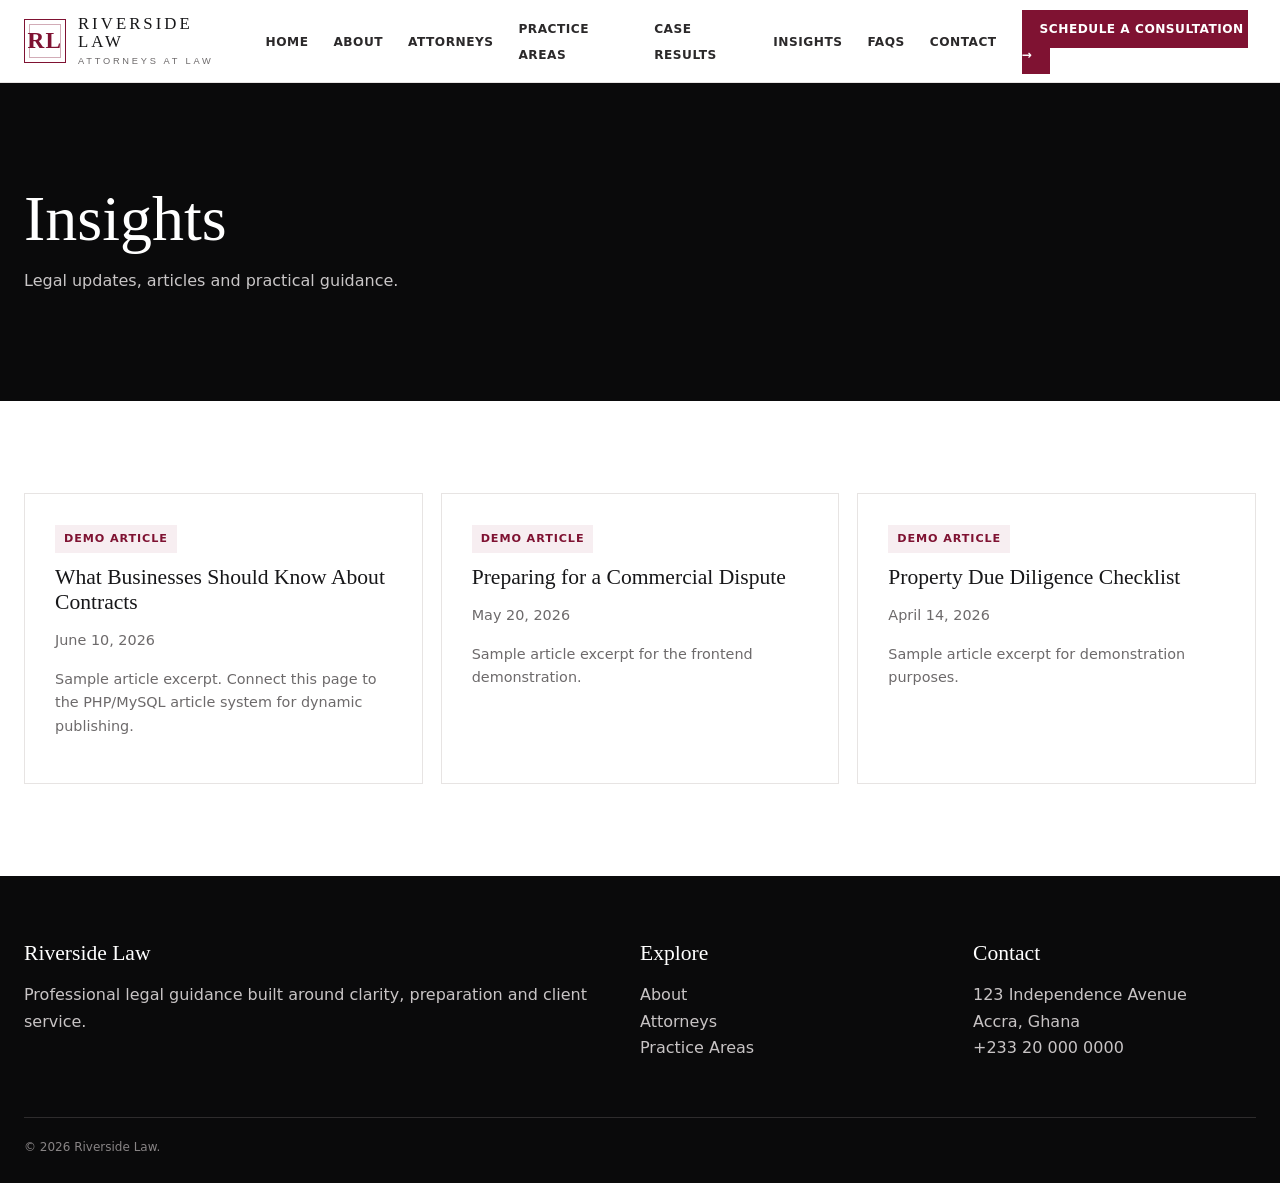
<file: insights.html>
<!doctype html>
<html lang="en">
    <head>
        <meta charset="utf-8">
        <meta name="viewport" content="width=device-width,initial-scale=1">
        <title>Insights | Riverside Law</title>
        <meta name="description" content="Professional legal services and consultation. Demo website.">
        <link rel="stylesheet" href="style.css">
    </head>
    
    <body>
        <header>
            <div class="container nav">
                <a class="brand" href="index.html">
                    <span class="brand-mark">RL</span>
                    <span class="brand-copy">
                        <span class="brand-name">Riverside Law</span>
                        <span class="brand-sub">Attorneys at Law</span>
                    </span>
                </a>
                <button class="menu" aria-label="Menu">☰</button>
                <nav>
                    <ul>

                        <li><a href="index.html">Home</a></li>
                        <li><a href="about.html">About</a></li>
                        <li><a href="attorneys.html">Attorneys</a></li>
                        <li><a href="practice-areas.html">Practice Areas</a></li>
                        <li><a href="case-results.html">Case Results</a></li>
                        <li><a href="insights.html">Insights</a></li>
                        <li><a href="faqs.html">FAQs</a></li>
                        <li><a href="contact.html">Contact</a></li>
                        <li><a class="nav-cta" href="consultation.html">Schedule a Consultation&nbsp; →</a></li>

                    </ul>
                </nav>
            </div>
        </header>
        <main>
            <section class="page-hero">
                <div class="container">
                    <h1>Insights</h1>
                    <p>Legal updates, articles and practical guidance.</p>
                </div>
            </section>
            <section>
                <div class="container grid">

                    <div class="card">
                        <span class="tag">DEMO ARTICLE</span>
                        <h3>What Businesses Should Know About Contracts</h3>
                        <p class="muted">June 10, 2026</p>
                        <p>Sample article excerpt. Connect this page to the PHP/MySQL article system for dynamic 
                            publishing.
                        </p>
                    </div>

                    <div class="card">
                        <span class="tag">DEMO ARTICLE</span>
                        <h3>Preparing for a Commercial Dispute</h3>
                        <p class="muted">May 20, 2026</p>
                        <p>Sample article excerpt for the frontend demonstration.</p>
                    </div>

                    <div class="card">
                        <span class="tag">DEMO ARTICLE</span>
                        <h3>Property Due Diligence Checklist</h3>
                        <p class="muted">April 14, 2026</p>
                        <p>Sample article excerpt for demonstration purposes.</p>
                    </div>

                </div>
            </section>
        </main><footer>
            <div class="container footer-grid">
                <div>
                    <div class="footer-title">Riverside Law</div>
                    <p>Professional legal guidance built around clarity, preparation and client service.</p>
                </div>
                <div>
                    <div class="footer-title">Explore</div>
                    <p>
                        <a href="about.html">About</a><br><a href="attorneys.html">Attorneys</a><br><a href="practice-areas.html">Practice Areas</a>
                    </p>
                </div>
                <div>
                    <div class="footer-title">Contact</div>
                    <p>
                        123 Independence Avenue<br>Accra, Ghana<br>+233 20 000 0000
                    </p>
                </div>
            </div>
            <div class="container copyright">© 2026 Riverside Law.</div>
                </footer>
                <script src="script.js"></script>
            </body>
            </html>
</file>
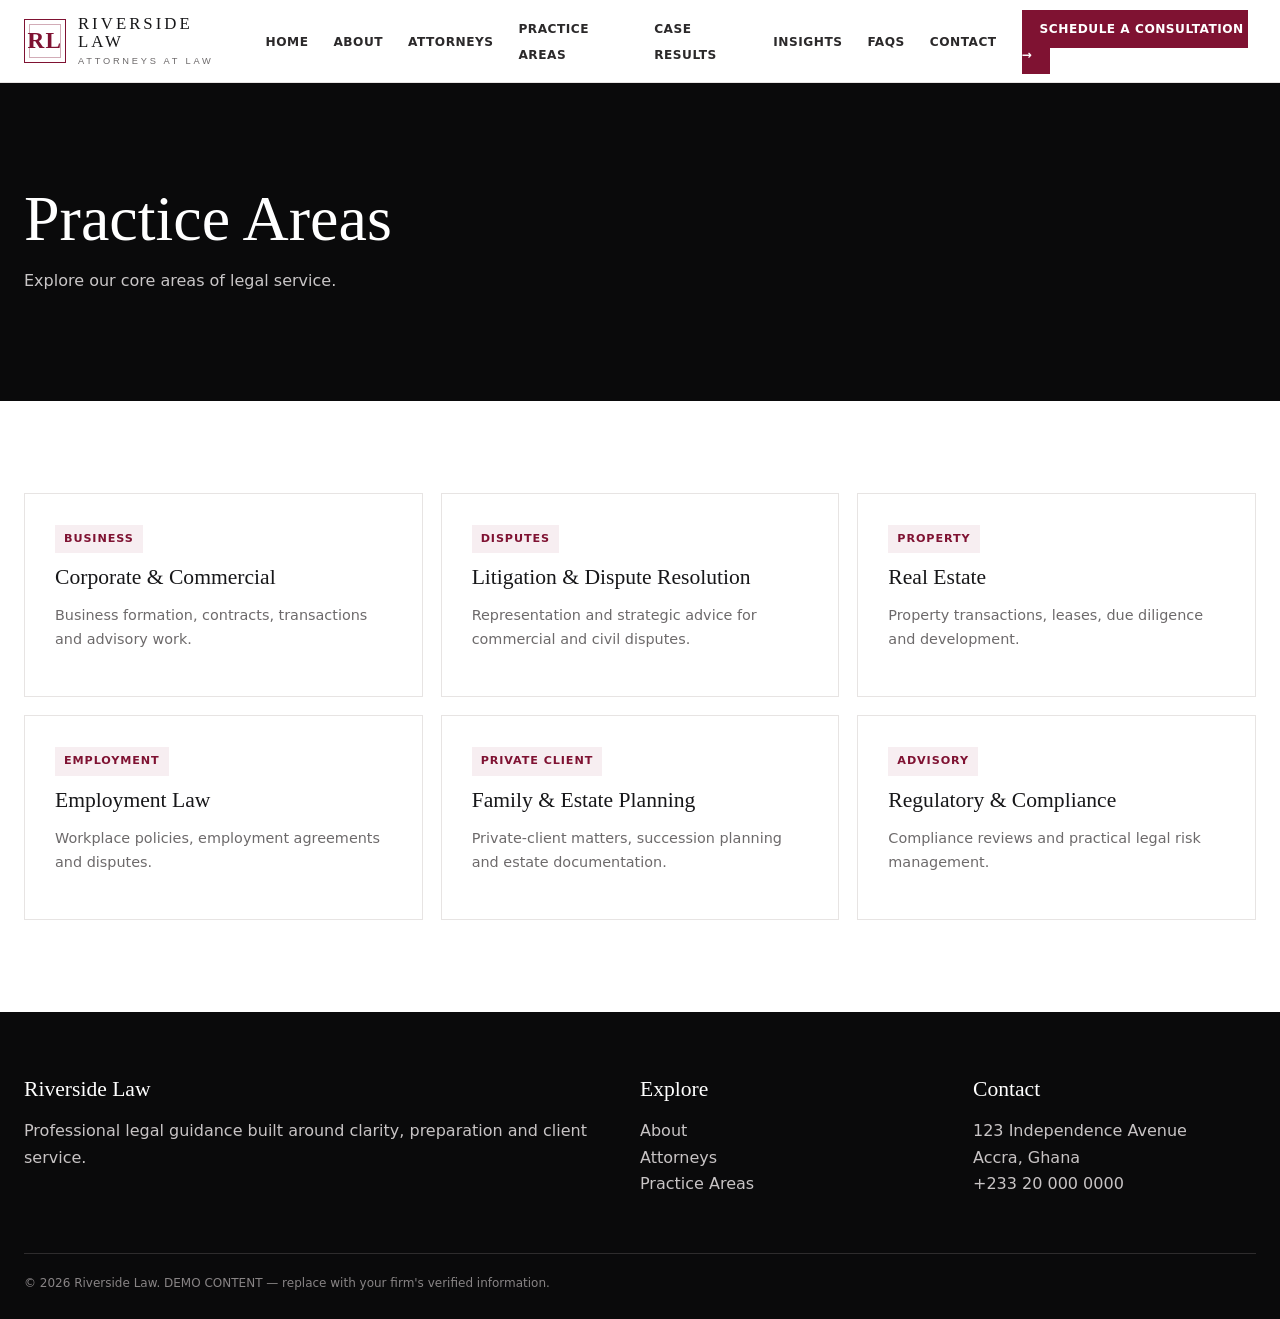
<file: practice-areas.html>
<!doctype html><html lang="en"><head><meta charset="utf-8"><meta name="viewport" content="width=device-width,initial-scale=1"><title>Practice Areas | Riverside Law</title><meta name="description" content="Professional legal services and consultation. Demo website."><link rel="stylesheet" href="style.css"></head><body><header><div class="container nav"><a class="brand" href="index.html"><span class="brand-mark">RL</span><span class="brand-copy"><span class="brand-name">Riverside Law</span><span class="brand-sub">Attorneys at Law</span></span></a><button class="menu" aria-label="Menu">☰</button><nav><ul>
<li><a href="index.html">Home</a></li><li><a href="about.html">About</a></li><li><a href="attorneys.html">Attorneys</a></li><li><a href="practice-areas.html">Practice Areas</a></li><li><a href="case-results.html">Case Results</a></li><li><a href="insights.html">Insights</a></li><li><a href="faqs.html">FAQs</a></li><li><a href="contact.html">Contact</a></li><li><a class="nav-cta" href="consultation.html">Schedule a Consultation&nbsp; →</a></li>
</ul></nav></div></header><main><section class="page-hero"><div class="container"><h1>Practice Areas</h1><p>Explore our core areas of legal service.</p></div></section><section><div class="container grid">
<div class="card"><span class="tag">Business</span><h3>Corporate & Commercial</h3><p>Business formation, contracts, transactions and advisory work.</p></div>
<div class="card"><span class="tag">Disputes</span><h3>Litigation & Dispute Resolution</h3><p>Representation and strategic advice for commercial and civil disputes.</p></div>
<div class="card"><span class="tag">Property</span><h3>Real Estate</h3><p>Property transactions, leases, due diligence and development.</p></div>
<div class="card"><span class="tag">Employment</span><h3>Employment Law</h3><p>Workplace policies, employment agreements and disputes.</p></div>
<div class="card"><span class="tag">Private Client</span><h3>Family & Estate Planning</h3><p>Private-client matters, succession planning and estate documentation.</p></div>
<div class="card"><span class="tag">Advisory</span><h3>Regulatory & Compliance</h3><p>Compliance reviews and practical legal risk management.</p></div>
</div></section></main><footer><div class="container footer-grid"><div><div class="footer-title">Riverside Law</div><p>Professional legal guidance built around clarity, preparation and client service.</p></div><div><div class="footer-title">Explore</div><p><a href="about.html">About</a><br><a href="attorneys.html">Attorneys</a><br><a href="practice-areas.html">Practice Areas</a></p></div><div><div class="footer-title">Contact</div><p>123 Independence Avenue<br>Accra, Ghana<br>+233 20 000 0000</p></div></div><div class="container copyright">© 2026 Riverside Law. DEMO CONTENT — replace with your firm's verified information.</div></footer><script src="script.js"></script></body></html>
</file>
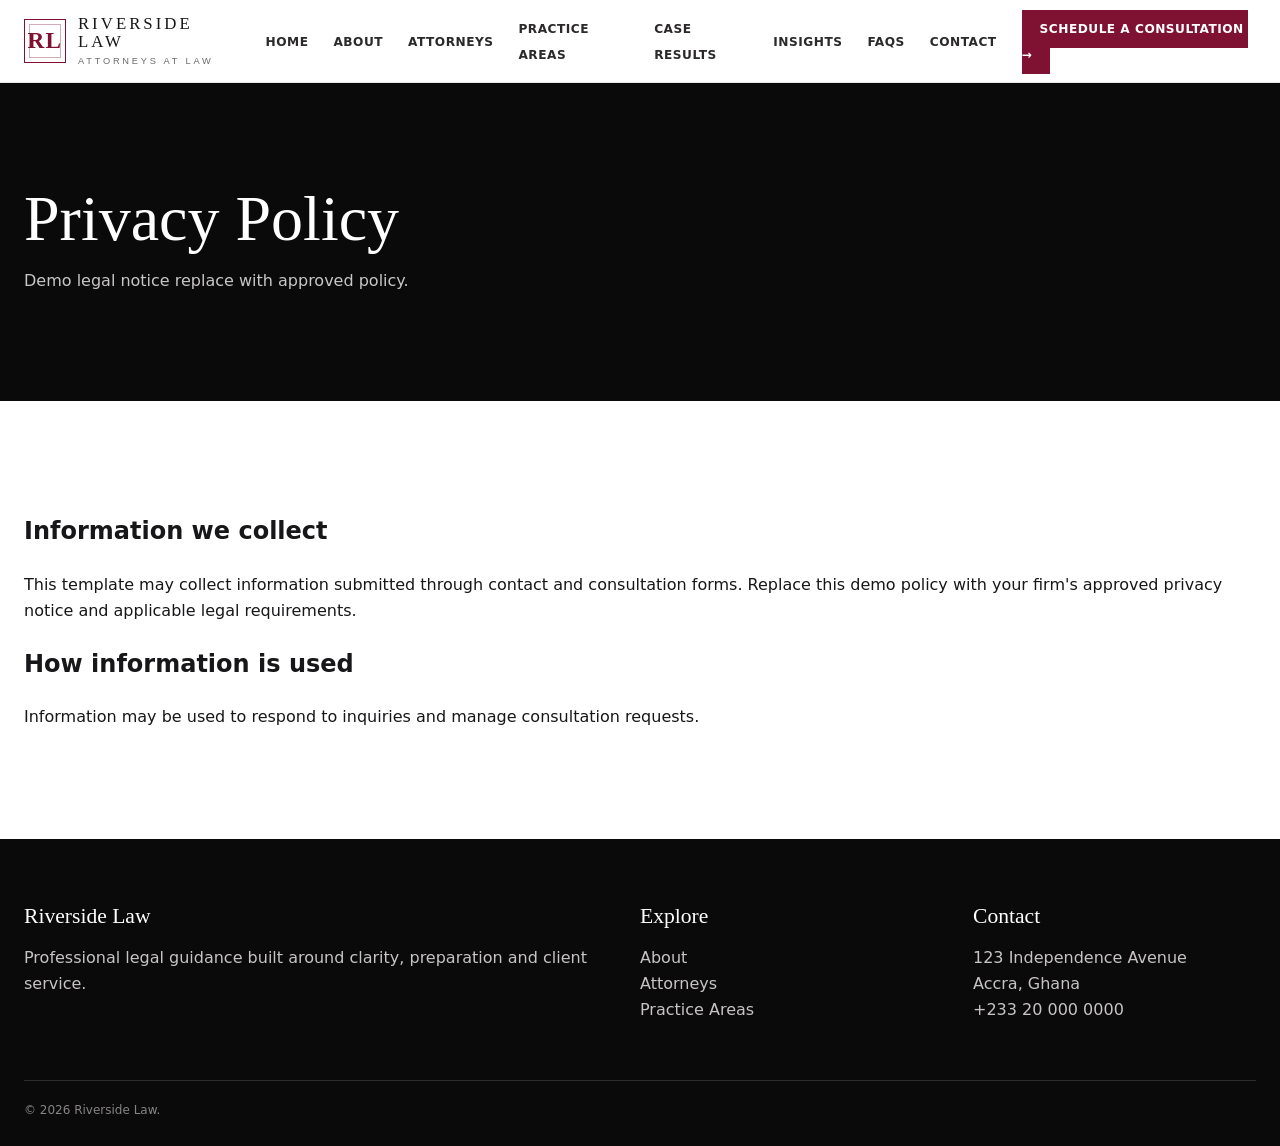
<file: privacy.html>
<!doctype html>
<html lang="en">
    <head>
        <meta charset="utf-8">
        <meta name="viewport" content="width=device-width,initial-scale=1">
        <title>Privacy Policy | Riverside Law</title>
        <meta name="description" content="Professional legal services and consultation. Demo website.">
        <link rel="stylesheet" href="style.css">
    </head>
    <body>
        <header>
            <div class="container nav">
                <a class="brand" href="index.html">
                    <span class="brand-mark">RL</span>
                    <span class="brand-copy">
                        <span class="brand-name">Riverside Law</span>
                        <span class="brand-sub">Attorneys at Law</span>
                    </span>
                </a>
                <button class="menu" aria-label="Menu">☰</button>
                <nav>
                    <ul>

                        <li><a href="index.html">Home</a></li>
                        <li><a href="about.html">About</a></li>
                        <li><a href="attorneys.html">Attorneys</a></li>
                        <li><a href="practice-areas.html">Practice Areas</a></li>
                        <li><a href="case-results.html">Case Results</a></li>
                        <li><a href="insights.html">Insights</a></li>
                        <li><a href="faqs.html">FAQs</a></li>
                        <li><a href="contact.html">Contact</a></li>
                        <li><a class="nav-cta" href="consultation.html">Schedule a Consultation&nbsp; →</a></li>


                    </ul>
                </nav>
            </div>
        </header>
        <main>
            <section class="page-hero">
                <div class="container">
                    <h1>Privacy Policy</h1>
                    <p>Demo legal notice  replace with approved policy.</p>
                </div>
            </section>
            <section>
                <div class="container">
                    <h2>Information we collect</h2>
                    <p>
                        This template may collect information submitted through contact and consultation forms. 
                        Replace this demo policy with your firm's approved privacy notice and applicable legal 
                        requirements.
                    </p>
                    <h2>How information is used</h2>
                    <p>Information may be used to respond to inquiries and manage consultation requests.</p>
                </div>
            </section>
        </main>
        <footer>
            <div class="container footer-grid"><div>
                <div class="footer-title">Riverside Law</div>
                <p>Professional legal guidance built around clarity, preparation and client service.</p>
            </div>
            <div>
                <div class="footer-title">Explore</div>
                <p><a href="about.html">About</a><br><a href="attorneys.html">Attorneys</a><br><a href="practice-areas.html">Practice Areas</a></p>
            </div>
            <div>
                <div class="footer-title">Contact</div>
                <p>123 Independence Avenue<br>Accra, Ghana<br>+233 20 000 0000</p>
            </div>
        </div>
        <div class="container copyright">
            © 2026 Riverside Law.
        </div>
    </footer>
    <script src="script.js"></script>
</body>
</html>
</file>
<file: style.css>
:root{
  --black:#0a0a0b;
  --ink:#171719;
  --burgundy:#7f1232;
  --burgundy-dark:#5d0d25;
  --burgundy-soft:#f7eef1;
  --white:#fff;
  --offwhite:#f8f7f5;
  --muted:#6d6a6b;
  --line:#e7e4e3;
  --max:1240px;
}
*{box-sizing:border-box}
html{scroll-behavior:smooth}
body{margin:0;font-family:Inter,ui-sans-serif,system-ui,-apple-system,BlinkMacSystemFont,"Segoe UI",sans-serif;color:var(--ink);background:var(--white);line-height:1.65}
a{color:inherit;text-decoration:none}
.container{width:min(var(--max),calc(100% - 48px));margin:auto}
header{background:rgba(255,255,255,.96);backdrop-filter:blur(16px);color:var(--ink);position:sticky;top:0;z-index:50;border-bottom:1px solid var(--line)}
.nav{min-height:82px;display:flex;align-items:center;gap:28px}
.brand{display:flex;align-items:center;gap:12px;margin-right:auto;font-family:Georgia,"Times New Roman",serif;letter-spacing:.08em;text-transform:uppercase}
.brand-mark{width:44px;height:44px;display:grid;place-items:center;border:1px solid var(--burgundy);color:var(--burgundy);font:700 1.45rem Georgia,serif;position:relative;line-height:1}
.brand-mark:after{content:"";position:absolute;inset:4px;border:1px solid rgba(127,18,50,.35)}
.brand-copy{display:flex;flex-direction:column;line-height:1.05}
.brand-name{font-size:1.05rem;letter-spacing:.18em}.brand-sub{font:500 .58rem/1.2 Inter,sans-serif;letter-spacing:.3em;color:var(--muted);margin-top:5px}
nav ul{list-style:none;display:flex;align-items:center;gap:25px;margin:0;padding:0}nav a{font-size:.76rem;font-weight:600;text-transform:uppercase;letter-spacing:.04em;color:#2b292a;position:relative}nav a:after{content:"";position:absolute;left:0;bottom:-8px;width:0;height:2px;background:var(--burgundy);transition:.2s}nav a:hover:after{width:100%}
.nav-cta{padding:12px 18px!important;background:var(--burgundy);color:#fff!important}.nav-cta:after{display:none!important}
.menu{display:none;background:none;border:0;color:var(--ink);font-size:1.7rem;cursor:pointer}
.hero{min-height:650px;display:flex;align-items:center;color:#fff;background:linear-gradient(90deg,rgba(5,5,6,.98) 0%,rgba(8,8,9,.9) 40%,rgba(8,8,9,.28) 72%),url('https://images.unsplash.com/photo-1589829545856-d10d557cf95f?auto=format&fit=crop&w=2000&q=85') center/cover}
.hero-content{padding:100px 0;max-width:720px}.eyebrow{color:var(--burgundy);text-transform:uppercase;letter-spacing:.24em;font-weight:700;font-size:.68rem}.hero .eyebrow{color:#d9a7b8}.hero h1{font-family:Georgia,"Times New Roman",serif;font-weight:400;font-size:clamp(3rem,6vw,5.25rem);line-height:1.02;margin:18px 0 22px;color:#fff;letter-spacing:-.035em}.hero h1 span{color:#b52d56}.hero p{font-size:1.03rem;color:#e8e5e6;max-width:650px}.buttons{display:flex;gap:12px;flex-wrap:wrap;margin-top:32px}.btn{display:inline-flex;align-items:center;gap:10px;padding:13px 20px;border:1px solid var(--burgundy);background:var(--burgundy);color:#fff;font-weight:700;font-size:.8rem;letter-spacing:.02em;transition:.2s}.btn:hover{background:var(--burgundy-dark);transform:translateY(-1px)}.btn.outline{background:transparent;border-color:#fff}.btn.outline:hover{background:#fff;color:var(--black)}.btn.dark{background:var(--black);border-color:var(--black)}
.stats{background:var(--white);border-bottom:1px solid var(--line)}.stats .grid{grid-template-columns:repeat(4,1fr)}.stat{text-align:left;padding:28px 18px;border-right:1px solid var(--line)}.stat:first-child{padding-left:0}.stat:last-child{border-right:0}.stat strong{display:block;color:var(--black);font:400 2.05rem Georgia,serif}.stat small{color:var(--muted);font-size:.78rem}
section{padding:92px 0}.section-head{max-width:720px;margin:0 auto 46px}.section-head.center{text-align:center}.section-head h2,.split h2{font-family:Georgia,"Times New Roman",serif;font-weight:400;color:var(--ink);font-size:clamp(2.1rem,4vw,3.25rem);line-height:1.1;letter-spacing:-.02em;margin:10px 0 15px}.section-head p{color:var(--muted)}
.grid{display:grid;grid-template-columns:repeat(3,1fr);gap:18px}.card{border:1px solid var(--line);padding:30px;background:#fff;transition:.25s;position:relative}.card:before{content:"";position:absolute;left:0;top:0;width:3px;height:0;background:var(--burgundy);transition:.25s}.card:hover{transform:translateY(-4px);box-shadow:0 18px 45px rgba(0,0,0,.08)}.card:hover:before{height:100%}.card h3{font:400 1.35rem Georgia,serif;margin:12px 0 8px}.card p{color:var(--muted);font-size:.9rem}.icon{color:var(--burgundy);font-size:1.5rem}.card a{color:var(--burgundy);font-size:.78rem;font-weight:800;text-transform:uppercase;letter-spacing:.08em}
.dark-section{background:var(--black);color:#fff}.dark-section h2,.dark-section h3{color:#fff}.dark-section .eyebrow{color:#d9a7b8}.dark-section p{color:#bdb9ba}.practice-grid{display:grid;grid-template-columns:repeat(3,1fr);gap:12px}.practice-item{border:1px solid #343336;padding:22px;display:flex;align-items:center;justify-content:space-between;min-height:82px;transition:.2s}.practice-item:hover{border-color:var(--burgundy);background:#111113}.practice-item span{color:#d4d0d1;font-size:.9rem}.practice-item b{color:#b52d56}
.split{display:grid;grid-template-columns:1fr 1fr;gap:70px;align-items:center}.panel{background:var(--offwhite);padding:38px;border-top:3px solid var(--burgundy)}
.page-hero{background:var(--black);color:#fff;padding:90px 0}.page-hero h1{font:400 clamp(2.8rem,5vw,4.4rem)/1.05 Georgia,serif;margin:12px 0}.page-hero p{color:#c9c6c7;max-width:700px}
.attorney{overflow:hidden;border:1px solid var(--line);background:#fff}.attorney .photo{height:330px;background:linear-gradient(135deg,#201e1f,#766f70);display:flex;align-items:center;justify-content:center;font:400 5rem Georgia,serif;color:#fff}.attorney-body{padding:25px}.tag{display:inline-block;background:var(--burgundy-soft);color:var(--burgundy);padding:5px 9px;font-size:.7rem;text-transform:uppercase;letter-spacing:.08em;font-weight:800}
.list{padding-left:20px}.list li{margin:8px 0;color:var(--muted)}
form{display:grid;gap:16px}.form-grid{display:grid;grid-template-columns:1fr 1fr;gap:16px}label{font-weight:700;font-size:.78rem;text-transform:uppercase;letter-spacing:.06em;color:#302e2f}input,textarea,select{width:100%;padding:14px 15px;border:1px solid #d8d4d5;background:#fff;border-radius:0;font:inherit;color:var(--ink);outline:none}input:focus,textarea:focus,select:focus{border-color:var(--burgundy);box-shadow:0 0 0 3px rgba(127,18,50,.08)}textarea{min-height:160px;resize:vertical}
.faq{border-bottom:1px solid var(--line)}.faq button{width:100%;padding:20px 0;text-align:left;background:none;border:0;font-weight:700;font-size:1rem;color:var(--ink);cursor:pointer;display:flex;justify-content:space-between}.faq p{display:none;margin:0 0 20px;color:var(--muted)}.faq.open p{display:block}
footer{background:var(--black);color:#c8c4c5;padding:65px 0 25px}.footer-grid{display:grid;grid-template-columns:2fr 1fr 1fr;gap:50px}.footer-title{color:#fff;font:400 1.35rem Georgia,serif;margin-bottom:12px}.footer-grid a:hover{color:#d36a89}.copyright{border-top:1px solid #2e2c2d;margin-top:40px;padding-top:20px;font-size:.75rem;color:#888485}.notice{padding:15px;background:#eef8f1;border:1px solid #c5e2cc;color:#245b2e}.error{padding:15px;background:#fff0f2;border:1px solid #ecc7d0;color:#7c243c}
@media(max-width:980px){nav ul{gap:15px}.nav-cta{display:none}.grid{grid-template-columns:repeat(2,1fr)}.practice-grid{grid-template-columns:repeat(2,1fr)}.stats .grid{grid-template-columns:repeat(2,1fr)}.stat:nth-child(2){border-right:0}.stat:nth-child(-n+2){border-bottom:1px solid var(--line)}.split{gap:40px}}
@media(max-width:760px){.nav{min-height:72px}.menu{display:block}nav ul{display:none;position:absolute;top:72px;left:0;right:0;background:#fff;padding:22px 24px;flex-direction:column;align-items:flex-start;border-bottom:1px solid var(--line);box-shadow:0 15px 30px rgba(0,0,0,.08)}.nav.open nav ul{display:flex}.brand-name{font-size:.9rem}.hero{min-height:610px}.hero-content{padding:75px 0}.split,.footer-grid,.grid,.practice-grid{grid-template-columns:1fr}.form-grid{grid-template-columns:1fr}.stats .grid{grid-template-columns:1fr 1fr}.stat{padding:22px 10px}.stat:nth-child(odd){padding-left:0}.stat:nth-child(even){border-right:0}.stat:nth-child(-n+2){border-bottom:1px solid var(--line)}}
@media(max-width:480px){.container{width:min(var(--max),calc(100% - 30px))}.hero h1{font-size:2.85rem}.stats .grid{grid-template-columns:1fr}.stat{border-right:0!important;border-bottom:1px solid var(--line)}.stat:last-child{border-bottom:0}section{padding:65px 0}.page-hero{padding:70px 0}}
</file>
